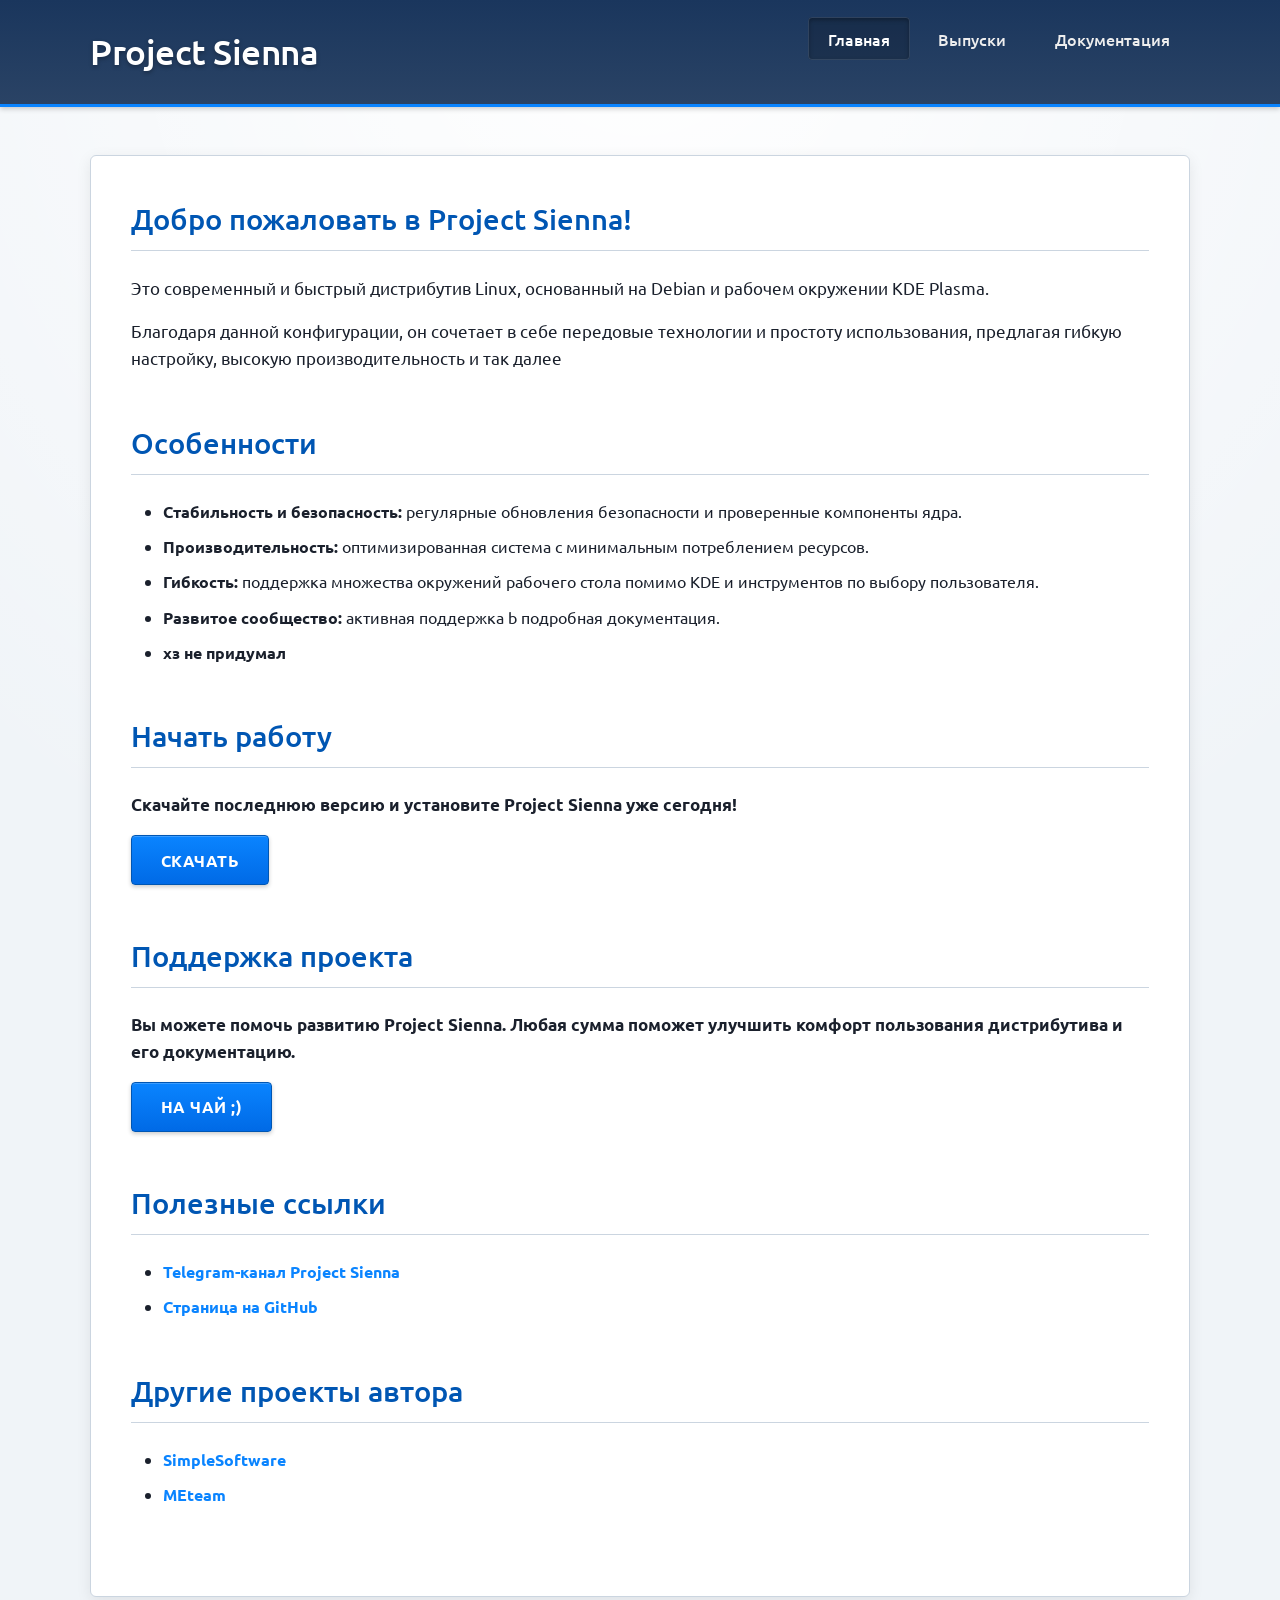
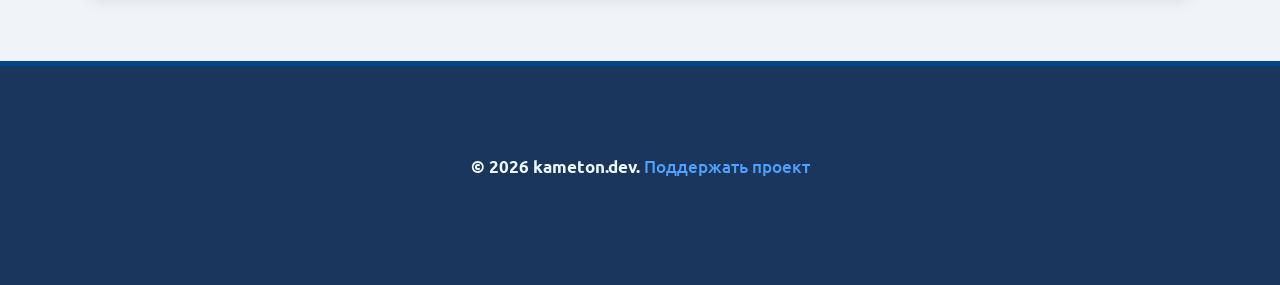
<file: index.html>
<!DOCTYPE html>
<html lang="ru">
<head>
    <meta charset="UTF-8">
    <meta name="viewport" content="width=device-width, initial-scale=1.0">
    <title>Project Sienna — Главная</title>
    <link rel="stylesheet" href="css/style.css">
    <link rel="preconnect" href="https://fonts.googleapis.com">
    <link rel="preconnect" href="https://fonts.gstatic.com" crossorigin>
    <link href="https://fonts.googleapis.com/css2?family=Ubuntu:ital,wght@0,300;0,400;0,500;0,700;1,300;1,400;1,500;1,700&display=swap" rel="stylesheet">
    <link rel="icon" href="images/sienna-logo.png" type="image/png">
</head>
<body id="home-page">
    <header>
        <div class="container">
            <div class="logo">
                
                <h1>Project Sienna</h1>
            </div>
            <nav>
                <ul>
                    <li><a href="index.html">Главная</a></li>
                    <li><a href="releases.html">Выпуски</a></li>
                    <li><a href="docs.html">Документация</a></li>
                </ul>
            </nav>
        </div>
    </header>

    <main class="container">
        <section class="hero">
            <h2>Добро пожаловать в Project Sienna!</h2>
            <p>Это современный и быстрый дистрибутив Linux, основанный на Debian и рабочем окружении KDE Plasma.</p>
            <p>Благодаря данной конфигурации, он сочетает в себе передовые технологии и простоту использования, предлагая гибкую настройку, высокую производительность и так далее</p>
        </section>

        <section class="features">
            <h2>Особенности</h2>
            <ul>
                <li><strong>Стабильность и безопасность:</strong> регулярные обновления безопасности и проверенные компоненты ядра.</li>
                <li><strong>Производительность:</strong> оптимизированная система с минимальным потреблением ресурсов.</li>
                <li><strong>Гибкость:</strong> поддержка множества окружений рабочего стола помимо KDE и инструментов по выбору пользователя.</li>
                <li><strong>Развитое сообщество:</strong> активная поддержка b подробная документация.</li>
                <li><strong>хз не придумал</li>
            </ul>
        </section>

        <section class="get-started">
            <h2>Начать работу</h2>
            <p>Скачайте последнюю версию и установите Project Sienna уже сегодня!</p>
            <a href="releases.html" class="btn">Скачать</a>
        </section>

        <section class="get-started">
            <h2>Поддержка проекта</h2>
            <p>Вы можете помочь развитию Project Sienna. Любая сумма поможет улучшить комфорт пользования дистрибутива и его документацию.</p>
            <a href="https://pay.cloudtips.ru/p/17bc3e52" class="btn">На чай ;)</a>
        </section>

        

        <section class="links">
            <h2>Полезные ссылки</h2>
            <ul>
                <li><a href="https://t.me/PjSienna" target="_blank">Telegram-канал Project Sienna</a></li>
                <li><a href="https://github.com/kameton-dev/ProjectSienna" target="_blank">Страница на GitHub</a></li>
            </ul>
        </section>

        <section class="projects">
            <h2>Другие проекты автора</h2>
            <ul>
                <li><a href="https://t.me/SimpSoft" target="_blank">SimpleSoftware</a></li>
                <li><a href="https://t.me/MeTeamOff" target="_blank">MEteam</a></li>
            </ul>
        </section>
    </main>

    </main>

    <footer>
        <div class="container">
            <p>&copy; 2026 kameton.dev. <a href="https://pay.cloudtips.ru/p/17bc3e52" target="_blank">Поддержать проект</a></p>
        </div>
    </footer>
</body>
</html>
</file>
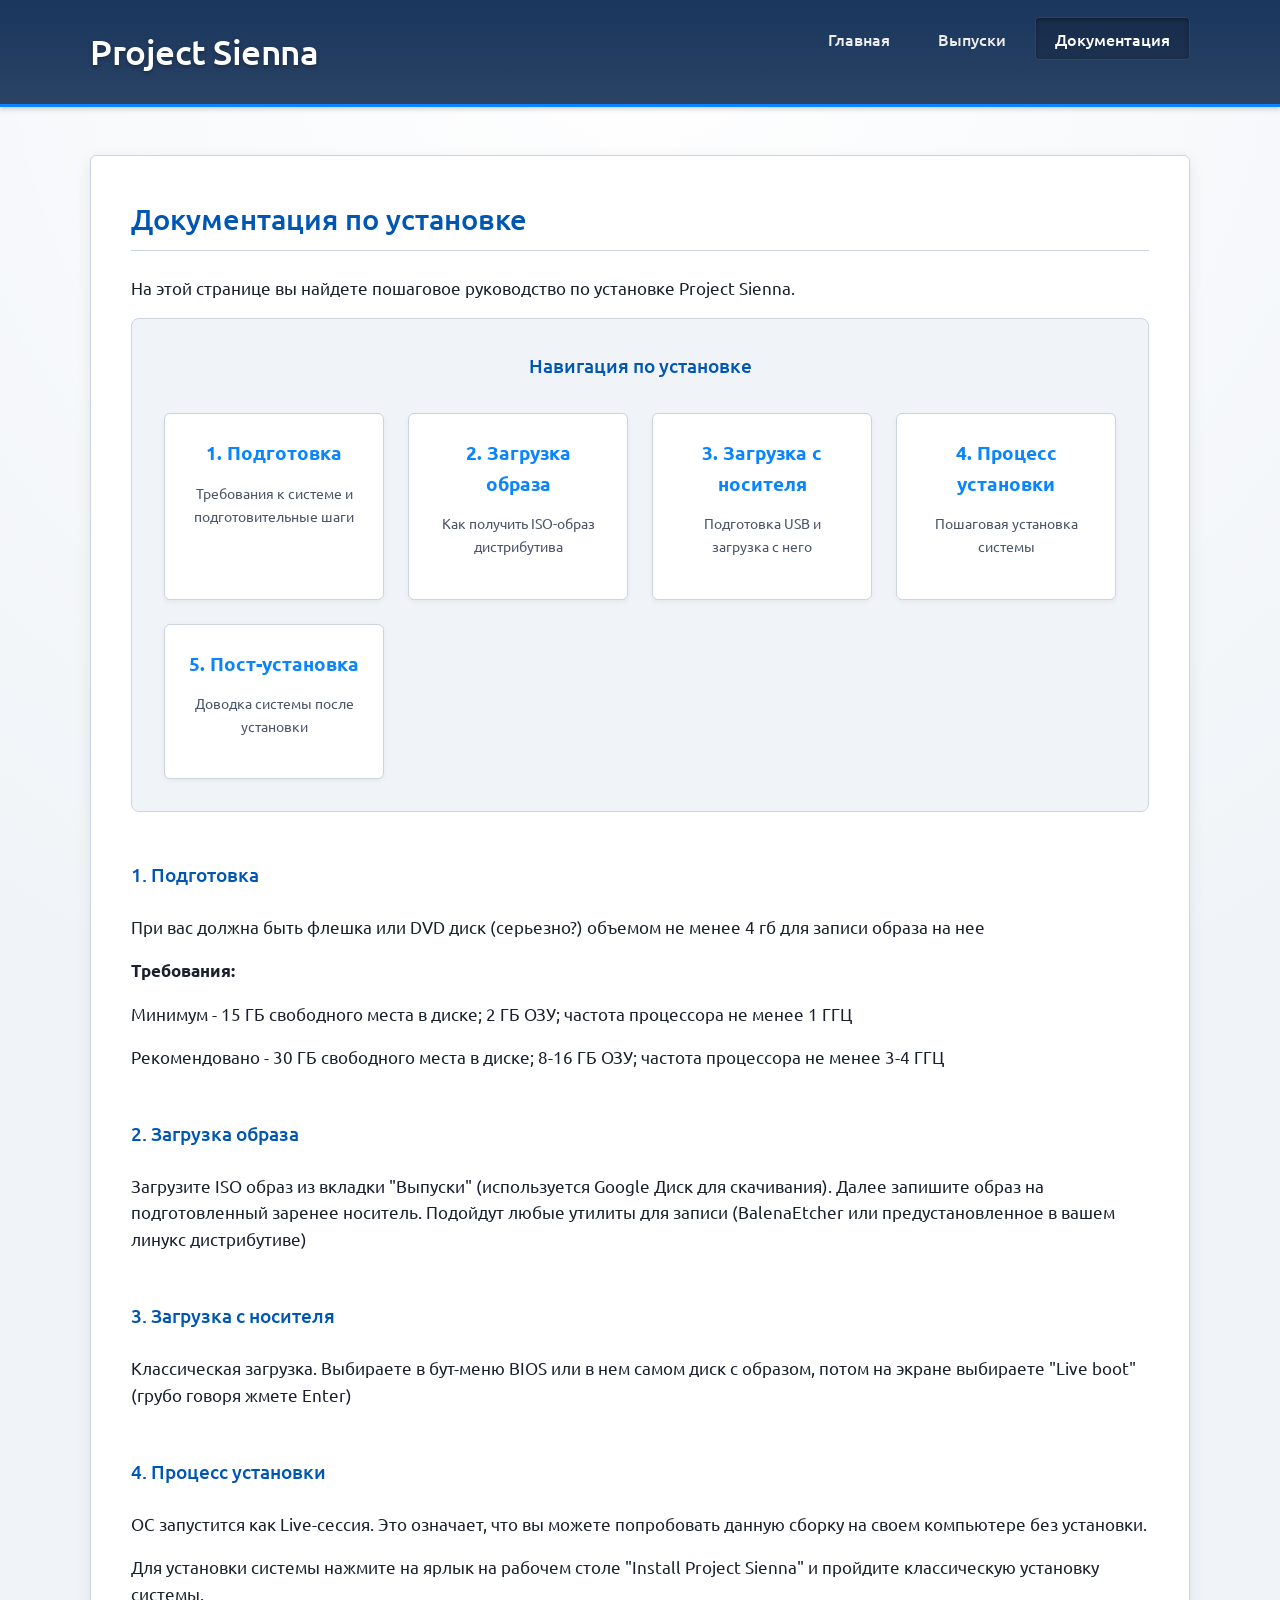
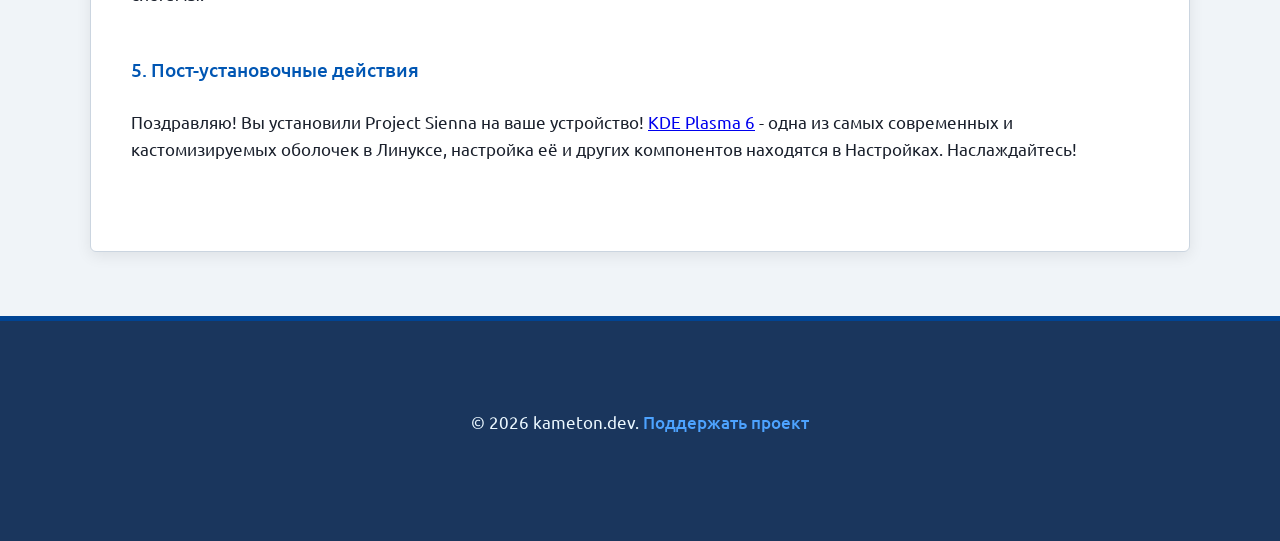
<file: docs.html>
<!DOCTYPE html>
<html lang="ru">
<head>
    <meta charset="UTF-8">
    <meta name="viewport" content="width=device-width, initial-scale=1.0">
    <title>Документация по установке — Project Sienna</title>
    <link rel="stylesheet" href="css/style.css">
    <link rel="preconnect" href="https://fonts.googleapis.com">
    <link rel="preconnect" href="https://fonts.gstatic.com" crossorigin>
    <link href="https://fonts.googleapis.com/css2?family=Ubuntu:ital,wght@0,300;0,400;0,500;0,700;1,300;1,400;1,500;1,700&display=swap" rel="stylesheet">
    <link rel="icon" href="images/sienna-logo.png" type="image/png">
</head>
<body id="docs-page">
    <header>
        <div class="container">
            <h1>Project Sienna</h1>
            <nav>
                <ul>
                    <li><a href="index.html">Главная</a></li>
                    <li><a href="releases.html">Выпуски</a></li>
                    <li><a href="docs.html">Документация</a></li>
                </ul>
            </nav>
        </div>
    </header>

    <main class="container">
        <h2>Документация по установке</h2>
        <p>На этой странице вы найдете пошаговое руководство по установке Project Sienna.</p>

        <section class="dashboard">
            <h3>Навигация по установке</h3>
            <div class="dashboard-grid">
                <a href="#prerequisites" class="dashboard-card">
                    <h4>1. Подготовка</h4>
                    <p>Требования к системе и подготовительные шаги</p>
                </a>
                <a href="#download" class="dashboard-card">
                    <h4>2. Загрузка образа</h4>
                    <p>Как получить ISO-образ дистрибутива</p>
                </a>
                <a href="#boot" class="dashboard-card">
                    <h4>3. Загрузка с носителя</h4>
                    <p>Подготовка USB и загрузка с него</p>
                </a>
                <a href="#install" class="dashboard-card">
                    <h4>4. Процесс установки</h4>
                    <p>Пошаговая установка системы</p>
                </a>
                <a href="#post-install" class="dashboard-card">
                    <h4>5. Пост-установка</h4>
                    <p>Доводка системы после установки</p>
                </a>
            </div>
        </section>

        <section id="prerequisites">
            <h3>1. Подготовка</h3>
            <p>При вас должна быть флешка или DVD диск (серьезно?) объемом не менее 4 гб для записи образа на нее</p>
            <p><strong>Требования:</strong></p>
            <p>Минимум - 15 ГБ свободного места в диске;  2 ГБ ОЗУ; частота процессора не менее 1 ГГЦ</p>
            <p>Рекомендовано - 30 ГБ свободного места в диске;  8-16 ГБ ОЗУ; частота процессора не менее 3-4 ГГЦ</p>
            
        </section>

        <section id="download">
            <h3>2. Загрузка образа</h3>
            <p>Загрузите ISO образ из вкладки "Выпуски" (используется Google Диск для скачивания). Далее запишите образ на подготовленный заренее носитель. Подойдут любые утилиты для записи (BalenaEtcher или предустановленное в вашем линукс дистрибутиве)</p>
        </section>

        <section id="boot">
            <h3>3. Загрузка с носителя</h3>
            <p>Классическая загрузка. Выбираете в бут-меню BIOS или в нем самом диск с образом, потом на экране выбираете "Live boot" (грубо говоря жмете Enter)</p>
        </section>

        <section id="install">
            <h3>4. Процесс установки</h3>
            <p>ОС запустится как Live-сессия. Это означает, что вы можете попробовать данную сборку на своем компьютере без установки.</p>
            <p>Для установки системы нажмите на ярлык на рабочем столе "Install Project Sienna" и пройдите классическую установку системы.</p>
        </section>

        <section id="post-install">
            <h3>5. Пост-установочные действия</h3>
            <p>Поздравляю! Вы установили Project Sienna на ваше устройство! <a href="https://pay.cloudtips.ru/p/17bc3e52" target="_blank">KDE Plasma 6</a> - одна из самых современных и кастомизируемых оболочек в Линуксе, настройка её и других компонентов находятся в Настройках. Наслаждайтесь!</p>
        </section>
    </main>

    <footer>
        <div class="container">
            <p>&copy; 2026 kameton.dev. <a href="https://pay.cloudtips.ru/p/17bc3e52" target="_blank">Поддержать проект</a></p>
        </div>
    </footer>
</body>
</html>
</file>
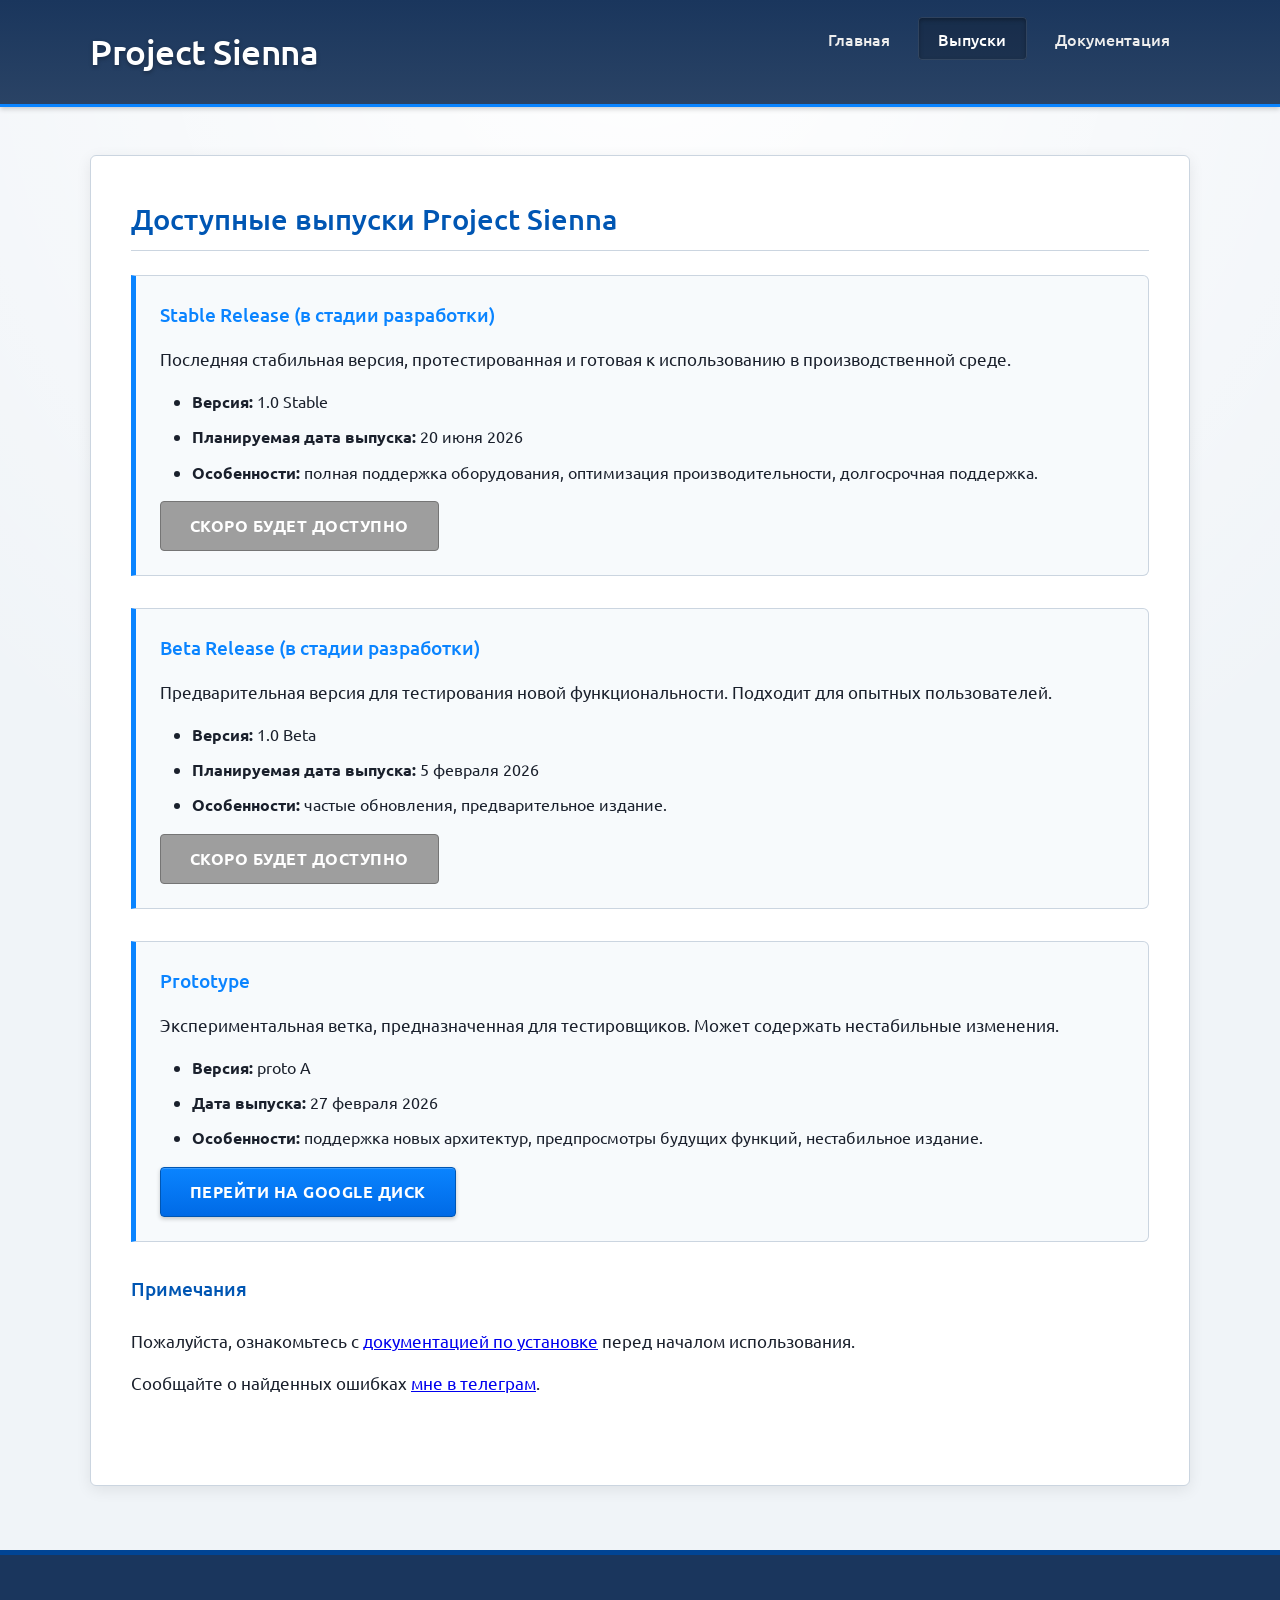
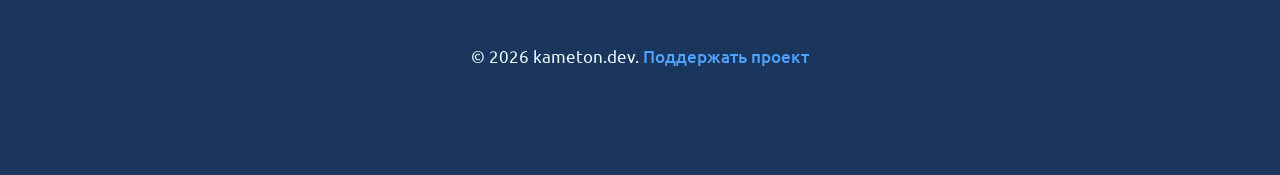
<file: releases.html>
<!DOCTYPE html>
<html lang="ru">
<head>
    <meta charset="UTF-8">
    <meta name="viewport" content="width=device-width, initial-scale=1.0">
    <title>Выпуски — Project Sienna</title>
    <link rel="stylesheet" href="css/style.css">
    <link rel="preconnect" href="https://fonts.googleapis.com">
    <link rel="preconnect" href="https://fonts.gstatic.com" crossorigin>
    <link href="https://fonts.googleapis.com/css2?family=Ubuntu:ital,wght@0,300;0,400;0,500;0,700;1,300;1,400;1,500;1,700&display=swap" rel="stylesheet">
    <link rel="icon" href="images/sienna-logo.png" type="image/png">
</head>
<body id="releases-page">
    <header>
        <div class="container">
            <h1>Project Sienna</h1>
            <nav>
                <ul>
                    <li><a href="index.html">Главная</a></li>
                    <li><a href="releases.html">Выпуски</a></li>
                    <li><a href="docs.html">Документация</a></li>
                </ul>
            </nav>
        </div>
    </header>

    <main class="container">
        <h2>Доступные выпуски Project Sienna</h2>

        <section class="release">
            <h3>Stable Release (в стадии разработки)</h3>
            <p>Последняя стабильная версия, протестированная и готовая к использованию в производственной среде.</p>
            <ul>
                <li><strong>Версия:</strong> 1.0 Stable</li>
                <li><strong>Планируемая дата выпуска:</strong> 20 июня 2026</li>
                <li><strong>Особенности:</strong> полная поддержка оборудования, оптимизация производительности, долгосрочная поддержка.</li>
            </ul>
            <a href="#" class="btn disabled">Скоро будет доступно</a>
        </section>

        <section class="release">
            <h3>Beta Release (в стадии разработки)</h3>
            <p>Предварительная версия для тестирования новой функциональности. Подходит для опытных пользователей.</p>
            <ul>
                <li><strong>Версия:</strong> 1.0 Beta</li>
                <li><strong>Планируемая дата выпуска:</strong> 5 февраля 2026</li>
                <li><strong>Особенности:</strong> частые обновления, предварительное издание.</li>
            </ul>
            <a href="#" class="btn disabled">Скоро будет доступно</a>
        </section>

        <section class="release">
            <h3>Prototype</h3>
            <p>Экспериментальная ветка, предназначенная для тестировщиков. Может содержать нестабильные изменения.</p>
            <ul>
                <li><strong>Версия:</strong> proto A</li>
                <li><strong>Дата выпуска:</strong> 27 февраля 2026</li>
                <li><strong>Особенности:</strong> поддержка новых архитектур, предпросмотры будущих функций, нестабильное издание.</li>
            </ul>
            <a href="https://drive.google.com/file/d/1aYBM5DpXZ_Ud6FM8wW6lenPfch-C7fBH/view?usp=drive_link" class="btn">Перейти на Google Диск</a>
        </section>

        <section class="notes">
            <h3>Примечания</h3>
            <p>Пожалуйста, ознакомьтесь с <a href="docs.html">документацией по установке</a> перед началом использования.</p>
            <p>Сообщайте о найденных ошибках <a href="https://t.me/morat_krutoi">мне в телеграм</a>.</p>
        </section>
    </main>

    <footer>
        <div class="container">
            <p>&copy; 2026 kameton.dev. <a href="https://pay.cloudtips.ru/p/17bc3e52" target="_blank">Поддержать проект</a></p>
        </div>
    </footer>
</body>
</html>
</file>
<file: css/style.css>
/* Project Sienna - 2010 Matte Style */

:root {
    --primary-color: #0056b3;
    /* Darker Blue */
    --secondary-color: #0a84ff;
    /* Main Blue requested */
    --accent-color: #4da3ff;
    /* Lighter Blue */
    --text-color: #1a202c;
    --text-muted: #4a5568;
    --bg-color: #f0f4f8;
    /* Very light blue-gray */
    --container-bg: #ffffff;
    --border-color: #cbd5e0;
    --header-gradient: linear-gradient(180deg, #1a365d 0%, #2a4365 100%);
    --button-gradient: linear-gradient(180deg, #0a84ff 0%, #006ae6 100%);
    --card-bg: #f7fafc;
    --nav-hover: rgba(255, 255, 255, 0.15);
}

* {
    margin: 0;
    padding: 0;
    box-sizing: border-box;
}

body {
    font-family: 'Ubuntu', Tahoma, Geneva, Verdana, sans-serif;
    line-height: 1.6;
    color: var(--text-color);
    background-color: var(--bg-color);
    background-image: radial-gradient(circle at 50% 0%, #ffffff 0%, transparent 50%);
    /* Matte glow at top */
}

.container {
    width: 90%;
    max-width: 1100px;
    margin: 0 auto;
    padding: 40px;
    background-color: var(--container-bg);
    border: 1px solid var(--border-color);
    border-radius: 6px;
    box-shadow: 0 4px 15px rgba(0, 0, 0, 0.08);
}

/* Header & Navigation */
header {
    background: var(--header-gradient);
    border-bottom: 3px solid var(--secondary-color);
    color: #fff;
    padding: 0;
    margin-bottom: 3rem;
    box-shadow: 0 2px 5px rgba(0, 0, 0, 0.2);
}

header .container {
    display: flex;
    justify-content: space-between;
    align-items: center;
    background-color: transparent;
    border: none;
    box-shadow: none;
    padding: 1.5rem 0;
}

header h1 {
    font-size: 2.2rem;
    font-weight: 500;
    text-shadow: 0 2px 4px rgba(0, 0, 0, 0.3);
    letter-spacing: -0.5px;
}

nav ul {
    list-style: none;
    display: flex;
}

nav ul li {
    margin-left: 0.5rem;
}

nav ul li a {
    color: #eee;
    text-decoration: none;
    padding: 0.6rem 1.2rem;
    border-radius: 4px;
    font-weight: 500;
    transition: all 0.2s ease;
    border: 1px solid transparent;
}

nav ul li a:hover {
    background: var(--nav-hover);
    color: #fff;
    border-color: rgba(255, 255, 255, 0.2);
}

#home-page nav ul li a[href="index.html"],
#docs-page nav ul li a[href="docs.html"],
#releases-page nav ul li a[href="releases.html"] {
    background: rgba(0, 0, 0, 0.2);
    box-shadow: inset 0 2px 4px rgba(0, 0, 0, 0.3);
    color: #fff;
    border-color: rgba(255, 255, 255, 0.1);
}

/* Main Content */
main {
    padding-bottom: 4rem;
}

h2,
h3 {
    color: var(--primary-color);
    margin-bottom: 1.5rem;
    font-weight: 500;
}

h2 {
    font-size: 1.8rem;
    border-bottom: 1px solid var(--border-color);
    padding-bottom: 0.5rem;
}

section {
    margin-bottom: 3rem;
}

p {
    margin-bottom: 1rem;
    font-size: 1.05rem;
}

ul {
    margin-left: 2rem;
    margin-bottom: 1rem;
}

li {
    margin-bottom: 0.6rem;
}

/* Buttons */
.btn {
    display: inline-block;
    background: var(--button-gradient);
    color: #fff;
    padding: 0.7rem 1.8rem;
    text-decoration: none;
    border-radius: 4px;
    font-weight: 700;
    font-size: 1rem;
    border: 1px solid #0056b3;
    box-shadow: 0 2px 4px rgba(0, 0, 0, 0.2), inset 0 1px 0 rgba(255, 255, 255, 0.2);
    transition: transform 0.1s, box-shadow 0.1s;
    text-transform: uppercase;
    letter-spacing: 0.5px;
}

.btn:hover {
    filter: brightness(1.1);
    box-shadow: 0 3px 6px rgba(0, 0, 0, 0.25), inset 0 1px 0 rgba(255, 255, 255, 0.3);
}

.btn:active {
    transform: translateY(1px);
    box-shadow: 0 1px 2px rgba(0, 0, 0, 0.2), inset 0 1px 3px rgba(0, 0, 0, 0.3);
}

.btn.disabled {
    background: #9e9e9e;
    border-color: #757575;
    cursor: not-allowed;
    box-shadow: none;
}

/* Docs Page */
.dashboard {
    background-color: var(--bg-color);
    padding: 2rem;
    border-radius: 8px;
    border: 1px solid var(--border-color);
    margin-bottom: 3rem;
}

.dashboard h3 {
    text-align: center;
    border: none;
    margin-bottom: 2rem;
}

.dashboard-grid {
    display: grid;
    grid-template-columns: repeat(auto-fit, minmax(200px, 1fr));
    gap: 1.5rem;
}

.dashboard-card {
    background-color: var(--container-bg);
    border: 1px solid var(--border-color);
    border-radius: 6px;
    padding: 1.5rem;
    text-align: center;
    text-decoration: none;
    color: var(--text-color);
    transition: all 0.2s ease;
    box-shadow: 0 2px 5px rgba(0, 0, 0, 0.05);
}

.dashboard-card:hover {
    border-color: var(--secondary-color);
    box-shadow: 0 5px 15px rgba(10, 132, 255, 0.15);
    background-color: #fff;
    transform: translateY(-3px);
}

.dashboard-card h4 {
    margin-bottom: 0.8rem;
    color: var(--secondary-color);
    font-size: 1.2rem;
}

.dashboard-card p {
    font-size: 0.9rem;
    color: var(--text-muted);
}

/* Release Section */
.release {
    border: 1px solid var(--border-color);
    border-left: 5px solid var(--secondary-color);
    padding: 1.5rem;
    background: var(--card-bg);
    border-radius: 0 6px 6px 0;
    margin-bottom: 2rem;
}

.release h3 {
    color: var(--secondary-color);
    margin-bottom: 1rem;
    border: none;
}

/* Footer */
footer {
    background: #1a365d;
    color: #ebf8ff;
    text-align: center;
    padding: 3rem 0;
    margin-top: 4rem;
    border-top: 5px solid #004494;
}

footer .container {
    background-color: transparent;
    border: none;
    box-shadow: none;
}

footer a {
    color: var(--accent-color);
    text-decoration: none;
    font-weight: 500;
}

footer a:hover {
    text-decoration: underline;
}

/* Links  Projects */
.links a,
.projects a {
    color: var(--secondary-color);
    text-decoration: none;
    font-weight: 700;
}

.links a:hover,
.projects a:hover {
    text-decoration: underline;
}

/* Responsive */
@media (max-width: 768px) {
    header .container {
        flex-direction: column;
        padding: 1.5rem;
    }

    nav ul {
        margin-top: 1.5rem;
        flex-wrap: wrap;
        justify-content: center;
    }

    nav ul li {
        margin: 0.3rem;
    }

    .container {
        width: 95%;
        padding: 20px;
    }

    header h1 {
        font-size: 1.8rem;
    }
}
</file>
